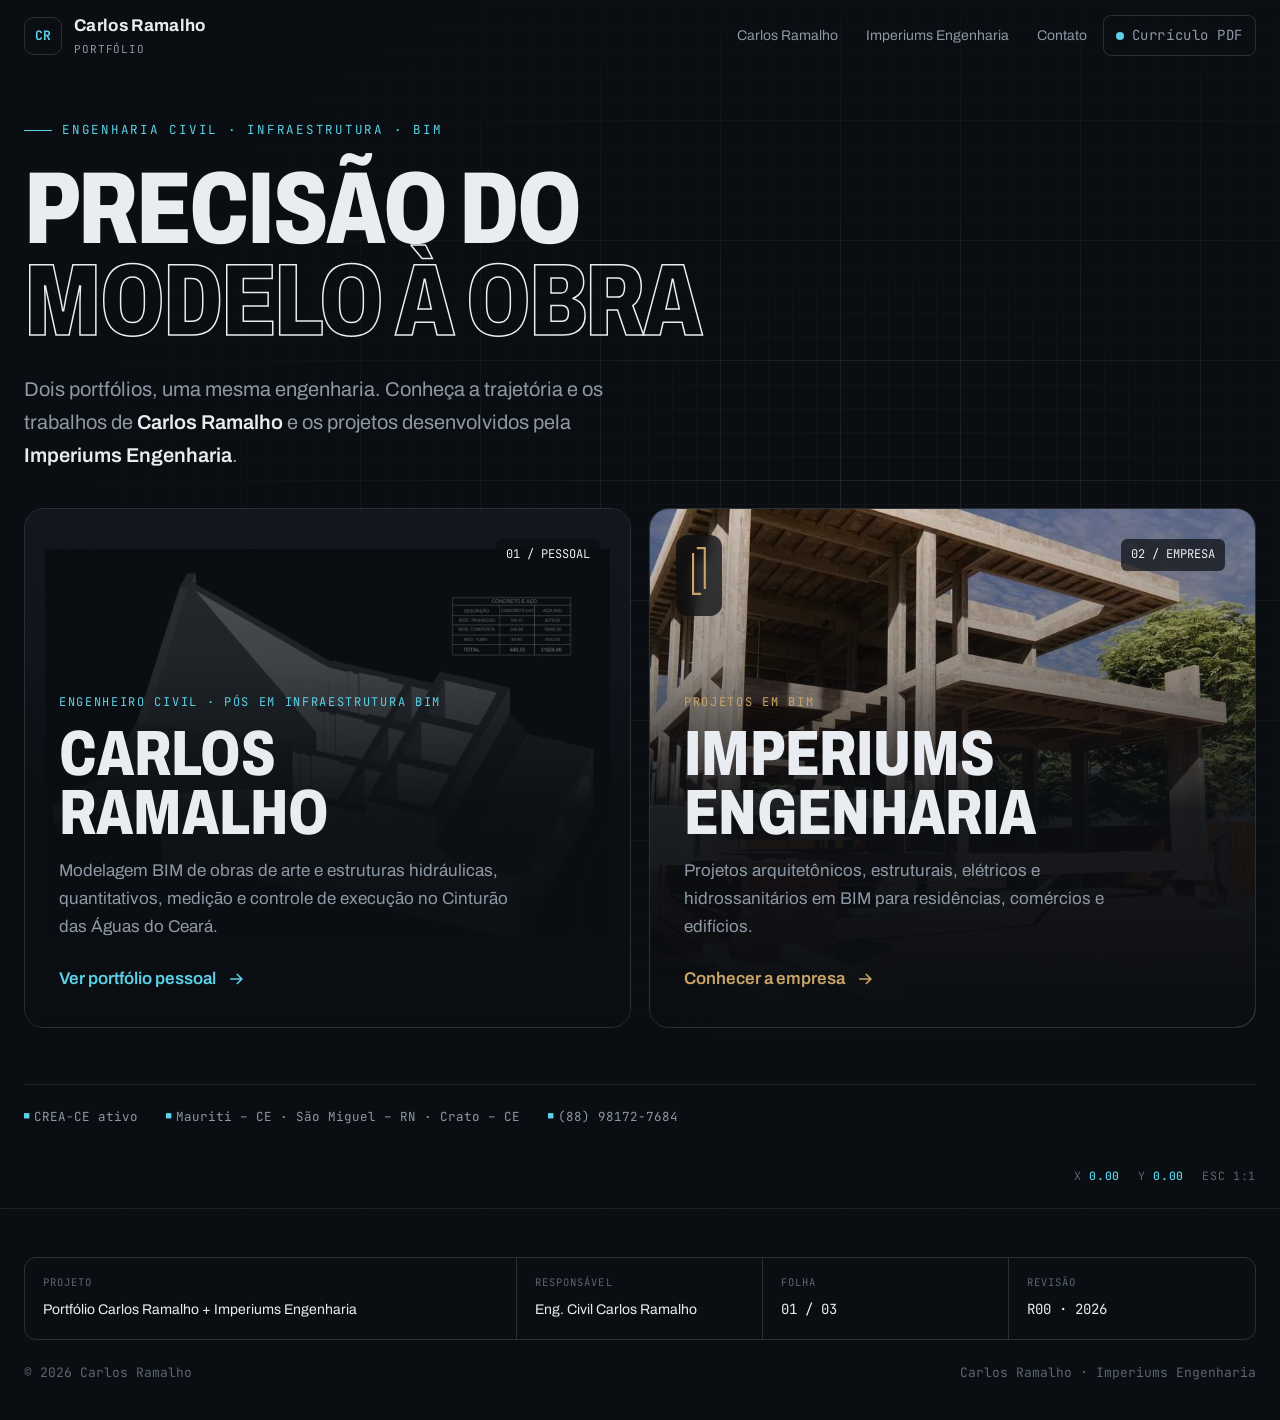
<file: index.html>
<!DOCTYPE html>
<html lang="pt-BR">
<head>
  <meta charset="UTF-8">
  <meta name="viewport" content="width=device-width, initial-scale=1.0">
  <title>Carlos Ramalho · Imperiums Engenharia — Portfólio</title>
  <meta name="description" content="Portfólio de Carlos Ramalho, Engenheiro Civil especialista em Infraestrutura BIM, e da Imperiums Engenharia, escritório de projetos em BIM.">
  <meta property="og:title" content="Carlos Ramalho · Imperiums Engenharia">
  <meta property="og:description" content="Engenharia civil, infraestrutura e projetos em BIM.">
  <meta property="og:image" content="assets/img/carlos/concordancia-01-capa.webp">
  <meta name="theme-color" content="#0a0d11">
  <link rel="icon" href="assets/img/brand/favicon.svg" type="image/svg+xml">
  <link rel="preconnect" href="https://fonts.googleapis.com">
  <link rel="preconnect" href="https://fonts.gstatic.com" crossorigin>
  <link href="https://fonts.googleapis.com/css2?family=Archivo:wdth,wght@62..125,100..900&family=JetBrains+Mono:wght@400;500&display=swap" rel="stylesheet">
  <link rel="stylesheet" href="assets/css/style.css">
</head>
<body class="theme-carlos">
  <header class="site-header">
    <div class="container">
      <a class="brand" href="index.html" aria-label="Início">
        <span class="brand-mark">CR</span>
        <span>Carlos Ramalho<small>Portfólio</small></span>
      </a>
      <nav class="nav" aria-label="Principal">
        <a href="carlos-ramalho.html">Carlos Ramalho</a>
        <a href="imperiums.html">Imperiums Engenharia</a>
        <a href="carlos-ramalho.html#contato">Contato</a>
        <a class="switch" href="assets/docs/curriculo-carlos-ramalho.pdf" target="_blank" rel="noopener" style="--switch-dot: var(--cyan)"><span class="dot"></span>Currículo PDF</a>
      </nav>
      <button class="menu-toggle" aria-label="Abrir menu" aria-expanded="false"><span></span></button>
    </div>
  </header>

  <main>
    <section class="hero split-hero grid-bg" id="topo" style="align-items:flex-start">
      <div class="crosshair" aria-hidden="true"></div>
      <div class="container">
        <span class="eyebrow reveal">Engenharia civil · Infraestrutura · BIM</span>
        <h1 class="reveal" style="--d:.08s">Precisão do<br><span class="outline">modelo à obra</span></h1>
        <p class="hero-lead reveal" style="--d:.16s">
          Dois portfólios, uma mesma engenharia. Conheça a trajetória e os trabalhos de <strong>Carlos Ramalho</strong>
          e os projetos desenvolvidos pela <strong>Imperiums Engenharia</strong>.
        </p>

        <div class="portals">
          <a class="portal carlos reveal" href="carlos-ramalho.html" style="--d:.2s">
            <div class="portal-bg"><img src="assets/img/carlos/concordancia-01-capa.webp" alt=""></div>
            <span class="portal-num mono">01 / PESSOAL</span>
            <span class="tag">Engenheiro Civil · Pós em Infraestrutura BIM</span>
            <h2>Carlos<br>Ramalho</h2>
            <p>Modelagem BIM de obras de arte e estruturas hidráulicas, quantitativos, medição e controle de execução no Cinturão das Águas do Ceará.</p>
            <span class="go">Ver portfólio pessoal <svg viewBox="0 0 24 24" fill="none" stroke="currentColor" stroke-width="2"><path d="M5 12h14M13 6l6 6-6 6"/></svg></span>
          </a>
          <a class="portal imperiums reveal" href="imperiums.html" style="--d:.28s">
            <div class="portal-bg"><img src="assets/img/imperiums/hidro-render-02.webp" alt=""></div>
            <span class="portal-logo"><svg viewBox="0 0 52 180" fill="currentColor" aria-hidden="true"><path d="M0 22h8v150h26v8H0z"/><path d="M18 0h34v158h-8V8H18z"/></svg></span>
            <span class="portal-num mono">02 / EMPRESA</span>
            <span class="tag">Projetos em BIM</span>
            <h2>Imperiums<br>Engenharia</h2>
            <p>Projetos arquitetônicos, estruturais, elétricos e hidrossanitários em BIM para residências, comércios e edifícios.</p>
            <span class="go">Conhecer a empresa <svg viewBox="0 0 24 24" fill="none" stroke="currentColor" stroke-width="2"><path d="M5 12h14M13 6l6 6-6 6"/></svg></span>
          </a>
        </div>

        <div class="hero-meta reveal" style="--d:.36s">
          <span>CREA-CE ativo</span><span>Mauriti – CE · São Miguel – RN · Crato – CE</span>
          <span><a href="https://wa.me/5588981727684" target="_blank" rel="noopener">(88) 98172-7684</a></span>
        </div>
      </div>
      <div class="cad-readout" aria-hidden="true"><span>X <b id="cad-x">0.00</b></span><span>Y <b id="cad-y">0.00</b></span><span>ESC 1:1</span></div>
    </section>
  </main>

  <footer class="site-footer">
    <div class="container">
      <div class="stamp">
        <div><small>Projeto</small><span>Portfólio Carlos Ramalho + Imperiums Engenharia</span></div>
        <div><small>Responsável</small><span>Eng. Civil Carlos Ramalho</span></div>
        <div><small>Folha</small><span class="mono">01 / 03</span></div>
        <div><small>Revisão</small><span class="mono">R00 · <span data-year>2026</span></span></div>
      </div>
      <div class="footer-bottom">
        <span>© <span data-year>2026</span> Carlos Ramalho</span>
        <span><a href="carlos-ramalho.html">Carlos Ramalho</a> · <a href="imperiums.html">Imperiums Engenharia</a></span>
      </div>
    </div>
  </footer>

  <script src="assets/js/main.js"></script>
</body>
</html>
</file>
<file: assets/css/style.css>
/* =========================================================
   Portfólio Carlos Ramalho + Imperiums Engenharia
   Design system — tema escuro "prancha técnica"
   ========================================================= */

/* ---------- 1. Tokens ---------- */
:root {
  --bg: #0a0d11;
  --bg-2: #0e1217;
  --surface: #131820;
  --surface-2: #19202a;
  --line: rgba(255, 255, 255, 0.07);
  --line-2: rgba(255, 255, 255, 0.14);
  --text: #e9edf1;
  --muted: #8d99a6;
  --dim: #5b6673;

  --cyan: #5ad1e6;     /* Carlos Ramalho */
  --bronze: #c9a467;   /* Imperiums */
  --accent: var(--cyan);
  --accent-ink: #061015;

  --font-display: "Archivo", system-ui, sans-serif;
  --font-body: "Archivo", system-ui, sans-serif;
  --font-mono: "JetBrains Mono", ui-monospace, monospace;

  --radius: 14px;
  --radius-sm: 8px;
  --container: 1240px;
  --header-h: 72px;
  --ease: cubic-bezier(0.2, 0.7, 0.1, 1);
}

body.theme-imperiums { --accent: var(--bronze); --accent-ink: #140f06; }

/* ---------- 2. Reset / base ---------- */
*, *::before, *::after { box-sizing: border-box; }
html { scroll-behavior: smooth; scroll-padding-top: calc(var(--header-h) + 16px); }
body {
  margin: 0;
  background: var(--bg);
  color: var(--text);
  font-family: var(--font-body);
  font-size: 17px;
  line-height: 1.65;
  -webkit-font-smoothing: antialiased;
  overflow-x: hidden;
}
img { max-width: 100%; display: block; }
a { color: inherit; text-decoration: none; }
button { font: inherit; color: inherit; background: none; border: 0; cursor: pointer; }
::selection { background: var(--accent); color: var(--accent-ink); }
:focus-visible { outline: 2px solid var(--accent); outline-offset: 3px; border-radius: 4px; }

.container { width: min(100% - 48px, var(--container)); margin-inline: auto; }
.mono { font-family: var(--font-mono); }
.accent { color: var(--accent); }
.sr-only { position: absolute; width: 1px; height: 1px; overflow: hidden; clip: rect(0 0 0 0); white-space: nowrap; }

/* Grade de fundo (papel milimetrado) */
.grid-bg {
  background-image:
    linear-gradient(var(--line) 1px, transparent 1px),
    linear-gradient(90deg, var(--line) 1px, transparent 1px),
    linear-gradient(rgba(255,255,255,.025) 1px, transparent 1px),
    linear-gradient(90deg, rgba(255,255,255,.025) 1px, transparent 1px);
  background-size: 120px 120px, 120px 120px, 24px 24px, 24px 24px;
}

/* ---------- 3. Header ---------- */
.site-header {
  position: fixed; inset: 0 0 auto 0; z-index: 50;
  height: var(--header-h);
  display: flex; align-items: center;
  transition: background .3s, border-color .3s;
  border-bottom: 1px solid transparent;
}
.site-header.scrolled {
  background: rgba(10, 13, 17, 0.82);
  backdrop-filter: blur(14px);
  border-bottom-color: var(--line);
}
.site-header .container { display: flex; align-items: center; gap: 28px; }

.brand { display: flex; align-items: center; gap: 12px; font-weight: 700; letter-spacing: .02em; }
.brand-mark {
  width: 38px; height: 38px; border: 1px solid var(--line-2); border-radius: 10px;
  display: grid; place-items: center; font-family: var(--font-mono); font-size: 13px; color: var(--accent);
}
.brand-mark svg { height: 22px; color: var(--accent); }
.brand small { display: block; font-family: var(--font-mono); font-weight: 400; font-size: 11px; color: var(--muted); letter-spacing: .08em; text-transform: uppercase; }

.nav { margin-left: auto; display: flex; align-items: center; gap: 4px; }
.nav a {
  padding: 8px 12px; font-size: 14px; color: var(--muted); border-radius: 8px;
  transition: color .2s, background .2s;
}
.nav a:hover, .nav a.active { color: var(--text); background: rgba(255,255,255,.04); }
.nav a.active { color: var(--accent); }

.switch {
  display: inline-flex; align-items: center; gap: 8px;
  padding: 8px 14px; border: 1px solid var(--line-2); border-radius: 999px;
  font-family: var(--font-mono); font-size: 12px; letter-spacing: .04em; color: var(--muted);
  transition: border-color .2s, color .2s;
}
.switch:hover { color: var(--text); border-color: var(--accent); }
.switch .dot { width: 8px; height: 8px; border-radius: 50%; background: var(--switch-dot, var(--bronze)); }

.menu-toggle { display: none; width: 42px; height: 42px; border: 1px solid var(--line-2); border-radius: 10px; margin-left: auto; position: relative; }
.menu-toggle span, .menu-toggle span::before, .menu-toggle span::after {
  position: absolute; left: 11px; width: 18px; height: 1.5px; background: var(--text); content: ""; transition: transform .3s;
}
.menu-toggle span { top: 20px; }
.menu-toggle span::before { left: 0; top: -6px; }
.menu-toggle span::after { left: 0; top: 6px; }
.menu-open .menu-toggle span { background: transparent; }
.menu-open .menu-toggle span::before { transform: translateY(6px) rotate(45deg); }
.menu-open .menu-toggle span::after { transform: translateY(-6px) rotate(-45deg); }

/* ---------- 4. Botões ---------- */
.btn {
  display: inline-flex; align-items: center; gap: 10px;
  padding: 14px 22px; border-radius: 10px; font-weight: 600; font-size: 15px;
  border: 1px solid var(--line-2); transition: transform .2s var(--ease), background .2s, border-color .2s, color .2s;
}
.btn:hover { transform: translateY(-2px); border-color: var(--accent); }
.btn-primary { background: var(--accent); color: var(--accent-ink); border-color: var(--accent); }
.btn-primary:hover { background: transparent; color: var(--accent); }
.btn svg { width: 18px; height: 18px; }

/* ---------- 5. Hero ---------- */
.hero {
  position: relative; min-height: 100svh; display: flex; align-items: center;
  padding: calc(var(--header-h) + 40px) 0 80px; overflow: hidden;
  border-bottom: 1px solid var(--line);
}
.hero::after { /* vinheta */
  content: ""; position: absolute; inset: 0; pointer-events: none;
  background: radial-gradient(ellipse 80% 60% at 70% 40%, transparent 0%, var(--bg) 78%);
}
.hero > .container { position: relative; z-index: 2; }
.hero-media { position: absolute; inset: 0; z-index: 0; }
.hero-media img { width: 100%; height: 100%; object-fit: cover; opacity: .16; filter: grayscale(1) contrast(1.1); }

.eyebrow {
  display: inline-flex; align-items: center; gap: 10px;
  font-family: var(--font-mono); font-size: 12.5px; letter-spacing: .14em; text-transform: uppercase; color: var(--accent);
}
.eyebrow::before { content: ""; width: 28px; height: 1px; background: currentColor; }

.hero h1 {
  font-family: var(--font-display); font-stretch: 75%; font-weight: 800;
  font-size: clamp(54px, 9.5vw, 148px); line-height: .9; letter-spacing: -.02em;
  margin: 22px 0 26px; text-transform: uppercase;
}
.hero h1 .outline { color: transparent; -webkit-text-stroke: 1.5px var(--text); }
.hero-lead { max-width: 640px; font-size: clamp(17px, 1.6vw, 20px); color: var(--muted); margin: 0 0 36px; }
.hero-lead strong { color: var(--text); font-weight: 600; }
.hero-actions { display: flex; flex-wrap: wrap; gap: 12px; }

.hero-meta {
  display: flex; flex-wrap: wrap; gap: 10px 28px; margin-top: 56px; padding-top: 22px; border-top: 1px solid var(--line);
  font-family: var(--font-mono); font-size: 12.5px; color: var(--muted);
}
.hero-meta span::before { content: "■ "; color: var(--accent); font-size: 9px; vertical-align: 2px; }

/* Leitura de coordenadas estilo CAD */
.cad-readout {
  position: absolute; right: 24px; bottom: 22px; z-index: 3;
  font-family: var(--font-mono); font-size: 11.5px; color: var(--dim); letter-spacing: .06em;
  display: flex; gap: 18px;
}
.cad-readout b { color: var(--accent); font-weight: 500; }
.crosshair { position: absolute; inset: 0; z-index: 1; pointer-events: none; opacity: 0; transition: opacity .3s; }
.hero:hover .crosshair { opacity: 1; }
.crosshair::before, .crosshair::after { content: ""; position: absolute; background: rgba(90, 209, 230, .18); }
body.theme-imperiums .crosshair::before, body.theme-imperiums .crosshair::after { background: rgba(201, 164, 103, .2); }
.crosshair::before { left: 0; right: 0; height: 1px; top: var(--cy, 50%); }
.crosshair::after { top: 0; bottom: 0; width: 1px; left: var(--cx, 50%); }

.scroll-cue {
  position: absolute; left: 50%; bottom: 22px; z-index: 3; transform: translateX(-50%);
  font-family: var(--font-mono); font-size: 11px; color: var(--dim); letter-spacing: .2em; text-transform: uppercase;
  display: flex; flex-direction: column; align-items: center; gap: 8px;
}
.scroll-cue::after { content: ""; width: 1px; height: 36px; background: linear-gradient(var(--accent), transparent); animation: cue 2s infinite; }
@keyframes cue { 0% { transform: scaleY(0); transform-origin: top; } 50% { transform: scaleY(1); transform-origin: top; } 51% { transform-origin: bottom; } 100% { transform: scaleY(0); transform-origin: bottom; } }

/* ---------- 6. Seções ---------- */
.section { padding: clamp(80px, 11vw, 140px) 0; position: relative; border-bottom: 1px solid var(--line); }
.section.alt { background: var(--bg-2); }
.section-head { display: grid; grid-template-columns: 200px 1fr; gap: 24px; margin-bottom: 56px; align-items: end; }
.section-index { font-family: var(--font-mono); font-size: 12.5px; color: var(--accent); letter-spacing: .12em; text-transform: uppercase; padding-bottom: 10px; border-bottom: 1px solid var(--accent); align-self: end; }
.section-title {
  font-family: var(--font-display); font-stretch: 80%; font-weight: 750; text-transform: uppercase;
  font-size: clamp(36px, 5.2vw, 68px); line-height: .98; letter-spacing: -.01em; margin: 0;
}
.section-sub { grid-column: 2; color: var(--muted); max-width: 720px; margin: 8px 0 0; }

/* ---------- 7. Sobre ---------- */
.about { display: grid; grid-template-columns: minmax(280px, 420px) 1fr; gap: clamp(32px, 6vw, 88px); align-items: start; }
.portrait {
  position: relative; aspect-ratio: 4/5; border: 1px solid var(--line-2); border-radius: var(--radius);
  background: radial-gradient(circle at 50% 30%, var(--surface-2), var(--bg) 75%); overflow: hidden;
}
.portrait img { position: absolute; bottom: 0; left: 50%; transform: translateX(-50%); height: 96%; width: auto; object-fit: contain; filter: grayscale(1) contrast(1.05); }
.portrait .tick { position: absolute; width: 18px; height: 18px; border-color: var(--accent); border-style: solid; z-index: 2; }
.tick.tl { top: 12px; left: 12px; border-width: 1px 0 0 1px; }
.tick.tr { top: 12px; right: 12px; border-width: 1px 1px 0 0; }
.tick.bl { bottom: 12px; left: 12px; border-width: 0 0 1px 1px; }
.tick.br { bottom: 12px; right: 12px; border-width: 0 1px 1px 0; }
.portrait-tag {
  position: absolute; z-index: 2; left: 12px; right: 12px; bottom: 12px; padding: 12px 14px;
  background: rgba(10,13,17,.8); backdrop-filter: blur(8px); border: 1px solid var(--line-2); border-radius: 10px;
  font-family: var(--font-mono); font-size: 12px; color: var(--muted); display: flex; justify-content: space-between; gap: 8px;
}
.portrait-tag b { color: var(--text); font-weight: 500; }
.dim-line { /* linha de cota */
  position: absolute; left: -26px; top: 0; bottom: 0; width: 1px; background: var(--line-2);
}
.about-text p { color: var(--muted); margin: 0 0 18px; }
.about-text p strong { color: var(--text); font-weight: 600; }
.about-text .lead { font-size: clamp(20px, 2vw, 26px); line-height: 1.45; color: var(--text); font-weight: 400; }

.facts { display: grid; grid-template-columns: repeat(auto-fit, minmax(170px, 1fr)); gap: 1px; background: var(--line); border: 1px solid var(--line); border-radius: var(--radius); overflow: hidden; margin-top: 36px; }
.fact { background: var(--bg); padding: 22px 20px; }
.section.alt .fact { background: var(--bg-2); }
.fact .num { font-family: var(--font-display); font-stretch: 75%; font-weight: 800; font-size: 46px; line-height: 1; color: var(--text); }
.fact .num sup { font-size: 22px; color: var(--accent); }
.fact .lbl { font-family: var(--font-mono); font-size: 11.5px; color: var(--muted); text-transform: uppercase; letter-spacing: .08em; margin-top: 8px; }

.badges { display: flex; flex-wrap: wrap; gap: 8px; margin-top: 24px; }
.badge {
  font-family: var(--font-mono); font-size: 12px; padding: 7px 12px; border-radius: 999px;
  border: 1px solid var(--line-2); color: var(--muted);
}
.badge.on { color: var(--accent); border-color: color-mix(in srgb, var(--accent) 45%, transparent); }

/* ---------- 8. Timeline (experiência) ---------- */
.timeline { position: relative; display: grid; gap: 0; }
.tl-item {
  display: grid; grid-template-columns: 200px 1fr; gap: 24px;
  padding: 32px 0; border-top: 1px solid var(--line); position: relative;
}
.tl-item:last-child { border-bottom: 1px solid var(--line); }
.tl-date { font-family: var(--font-mono); font-size: 13px; color: var(--muted); }
.tl-date .now { color: var(--accent); }
.tl-body h3 { margin: 0; font-size: 22px; font-weight: 650; letter-spacing: -.005em; }
.tl-org { font-family: var(--font-mono); font-size: 13px; color: var(--accent); margin: 4px 0 12px; }
.tl-body p { margin: 0; color: var(--muted); max-width: 820px; }
.tl-tags { display: flex; flex-wrap: wrap; gap: 6px; margin-top: 14px; }
.tl-tags span { font-family: var(--font-mono); font-size: 11.5px; padding: 4px 9px; border-radius: 6px; background: rgba(255,255,255,.04); color: var(--muted); }
.tl-item::before { /* marcador ao passar o mouse */
  content: ""; position: absolute; left: 0; top: -1px; height: 1px; width: 0; background: var(--accent); transition: width .6s var(--ease);
}
.tl-item:hover::before { width: 100%; }

/* ---------- 9. Competências ---------- */
.skills { display: grid; grid-template-columns: repeat(auto-fit, minmax(270px, 1fr)); gap: 16px; }
.skill-card {
  border: 1px solid var(--line); border-radius: var(--radius); padding: 26px; background: var(--surface);
  transition: border-color .3s, transform .3s var(--ease);
}
.skill-card:hover { border-color: var(--line-2); transform: translateY(-3px); }
.skill-card .ico { width: 44px; height: 44px; border-radius: 10px; display: grid; place-items: center; background: color-mix(in srgb, var(--accent) 12%, transparent); color: var(--accent); margin-bottom: 18px; }
.skill-card .ico svg { width: 22px; height: 22px; }
.skill-card h3 { margin: 0 0 6px; font-size: 19px; }
.skill-card p { margin: 0 0 18px; color: var(--muted); font-size: 15px; }
.chips { display: flex; flex-wrap: wrap; gap: 6px; }
.chip { font-family: var(--font-mono); font-size: 12px; padding: 6px 10px; border-radius: 6px; border: 1px solid var(--line-2); color: var(--text); }
.chip.hl { border-color: var(--accent); color: var(--accent); }

/* ---------- 10. Formação ---------- */
.edu { display: grid; grid-template-columns: repeat(auto-fit, minmax(260px, 1fr)); gap: 16px; }
.edu-card { border-left: 2px solid var(--accent); padding: 6px 0 6px 22px; }
.edu-card .yr { font-family: var(--font-mono); font-size: 12.5px; color: var(--muted); }
.edu-card h3 { margin: 6px 0 4px; font-size: 19px; line-height: 1.3; }
.edu-card .inst { color: var(--accent); font-size: 14px; margin-bottom: 8px; }
.edu-card p { margin: 0; color: var(--muted); font-size: 14.5px; }

/* ---------- 11. Projetos ---------- */
.filters { display: flex; flex-wrap: wrap; gap: 8px; margin-bottom: 32px; }
.filter {
  font-family: var(--font-mono); font-size: 12.5px; padding: 9px 14px; border-radius: 999px; border: 1px solid var(--line-2); color: var(--muted);
  transition: all .2s;
}
.filter:hover { color: var(--text); }
.filter.active { background: var(--accent); color: var(--accent-ink); border-color: var(--accent); }
.filter .count { opacity: .6; margin-left: 4px; }

.projects { display: grid; grid-template-columns: repeat(12, 1fr); gap: 18px; }
.project {
  grid-column: span 4; position: relative; border: 1px solid var(--line); border-radius: var(--radius); overflow: hidden;
  background: var(--surface); text-align: left; display: flex; flex-direction: column;
  transition: border-color .3s, transform .4s var(--ease);
}
.project.featured { grid-column: span 6; }
.project.wide { grid-column: span 12; }
.project.wide .project-media { aspect-ratio: 21/8; }
.project:hover { border-color: var(--accent); transform: translateY(-4px); }
.project-media { position: relative; aspect-ratio: 16/10; overflow: hidden; background: #f3f4f5; }
.project-media img { width: 100%; height: 100%; object-fit: cover; transition: transform .8s var(--ease); }
.project-media.contain img { object-fit: contain; padding: 10px; }
.project:hover .project-media img { transform: scale(1.05); }
.project-media .idx {
  position: absolute; top: 12px; left: 12px; font-family: var(--font-mono); font-size: 11px; padding: 5px 9px; border-radius: 6px;
  background: rgba(10,13,17,.85); color: var(--text); letter-spacing: .05em;
}
.project-body { padding: 20px 22px 22px; display: flex; flex-direction: column; gap: 8px; flex: 1; }
.project-cat { font-family: var(--font-mono); font-size: 11.5px; color: var(--accent); text-transform: uppercase; letter-spacing: .1em; }
.project h3 { margin: 0; font-size: 20px; line-height: 1.25; font-weight: 650; }
.project-loc { font-size: 14px; color: var(--muted); }
.project-stats { display: flex; flex-wrap: wrap; gap: 6px 16px; margin-top: auto; padding-top: 14px; border-top: 1px dashed var(--line-2); font-family: var(--font-mono); font-size: 12px; color: var(--muted); }
.project-stats b { color: var(--text); font-weight: 500; }
.project .open {
  position: absolute; top: 12px; right: 12px; width: 36px; height: 36px; border-radius: 50%; background: var(--accent); color: var(--accent-ink);
  display: grid; place-items: center; opacity: 0; transform: scale(.7) rotate(-45deg); transition: all .3s var(--ease);
}
.project:hover .open { opacity: 1; transform: none; }
.project.hide { display: none; }

/* ---------- 12. Modal de projeto ---------- */
.modal { position: fixed; inset: 0; z-index: 100; display: none; }
.modal.open { display: block; }
.modal-backdrop { position: absolute; inset: 0; background: rgba(4, 6, 8, .88); backdrop-filter: blur(6px); animation: fade .3s; }
.modal-panel {
  position: relative; margin: 3vh auto; width: min(1280px, 94vw); max-height: 94vh; overflow: auto;
  background: var(--bg-2); border: 1px solid var(--line-2); border-radius: 18px; animation: rise .4s var(--ease);
  display: grid; grid-template-columns: 1.55fr 1fr;
}
@keyframes fade { from { opacity: 0; } }
@keyframes rise { from { opacity: 0; transform: translateY(24px); } }
.modal-gallery { background: #f4f5f6; position: relative; display: flex; flex-direction: column; min-height: 420px; }
.modal-stage { flex: 1; display: grid; place-items: center; padding: 18px; min-height: 380px; position: relative; cursor: zoom-in; }
.modal-stage img { max-height: 70vh; width: auto; object-fit: contain; }
.modal-stage.zoom { cursor: zoom-out; overflow: auto; place-items: start; }
.modal-stage.zoom img { max-height: none; max-width: none; width: 220%; }
.modal-caption { font-family: var(--font-mono); font-size: 12px; color: #4a525c; padding: 0 18px 12px; text-align: center; }
.hero-media.blueprint img { filter: invert(1) grayscale(1); opacity: .22; object-fit: contain; object-position: right center; }
.modal-thumbs { display: flex; gap: 8px; padding: 12px; overflow-x: auto; background: #e9ebed; }
.modal-thumbs button { flex: 0 0 84px; height: 60px; border-radius: 6px; overflow: hidden; border: 2px solid transparent; background: #fff; opacity: .65; }
.modal-thumbs button.active { border-color: #111; opacity: 1; }
.modal-thumbs img { width: 100%; height: 100%; object-fit: cover; }
.modal-nav { position: absolute; top: 50%; transform: translateY(-50%); width: 44px; height: 44px; border-radius: 50%; background: rgba(10,13,17,.85); color: #fff; display: grid; place-items: center; z-index: 2; }
.modal-nav.prev { left: 12px; } .modal-nav.next { right: 12px; }
.modal-info { padding: 34px 32px; display: flex; flex-direction: column; gap: 14px; }
.modal-info h2 { font-family: var(--font-display); font-stretch: 85%; font-size: 32px; line-height: 1.05; margin: 0; text-transform: uppercase; }
.modal-info p { color: var(--muted); margin: 0; font-size: 15.5px; }
.spec { width: 100%; border-collapse: collapse; font-size: 14px; margin-top: 4px; }
.spec td { padding: 10px 0; border-bottom: 1px solid var(--line); vertical-align: top; }
.spec td:first-child { font-family: var(--font-mono); font-size: 12px; color: var(--muted); text-transform: uppercase; letter-spacing: .06em; width: 42%; padding-right: 12px; }
.modal-close { position: absolute; top: 14px; right: 14px; z-index: 3; width: 42px; height: 42px; border-radius: 50%; background: rgba(10,13,17,.9); border: 1px solid var(--line-2); display: grid; place-items: center; color: #fff; }
.modal-actions { display: flex; flex-wrap: wrap; gap: 10px; margin-top: 8px; }
.modal-actions .btn { padding: 11px 16px; font-size: 14px; }
.modal-counter { position: absolute; top: 14px; left: 14px; font-family: var(--font-mono); font-size: 11.5px; background: rgba(10,13,17,.85); color: #fff; padding: 5px 9px; border-radius: 6px; z-index: 2; }
body.no-scroll { overflow: hidden; }

/* ---------- 13. Imperiums: MVV, serviços, processo, equipe ---------- */
.mvv { display: grid; grid-template-columns: repeat(3, 1fr); gap: 1px; background: var(--line); border: 1px solid var(--line); border-radius: var(--radius); overflow: hidden; }
.mvv > div { background: var(--bg); padding: 34px 30px; }
.mvv h3 { font-family: var(--font-mono); font-size: 12.5px; letter-spacing: .14em; text-transform: uppercase; color: var(--accent); margin: 0 0 14px; font-weight: 500; }
.mvv p { margin: 0; font-size: 18px; line-height: 1.5; }

.services { display: grid; grid-template-columns: repeat(3, 1fr); gap: 16px; }
@media (max-width: 980px) { .services { grid-template-columns: 1fr 1fr; } }
@media (max-width: 620px) { .services { grid-template-columns: 1fr; } .facts { grid-template-columns: 1fr 1fr; } }
.service { position: relative; padding: 30px 26px 26px; border: 1px solid var(--line); border-radius: var(--radius); background: var(--surface); overflow: hidden; transition: border-color .3s; }
.service:hover { border-color: var(--accent); }
.service .n { font-family: var(--font-mono); font-size: 12px; color: var(--dim); position: absolute; top: 16px; right: 18px; }
.service .ico { width: 46px; height: 46px; color: var(--accent); margin-bottom: 18px; }
.service h3 { margin: 0 0 8px; font-size: 20px; }
.service p { margin: 0 0 14px; color: var(--muted); font-size: 15px; }
.service ul { list-style: none; margin: 0; padding: 0; display: flex; flex-wrap: wrap; gap: 6px; }
.service li { font-family: var(--font-mono); font-size: 11.5px; padding: 4px 8px; border-radius: 6px; background: rgba(255,255,255,.04); color: var(--muted); }

.process { display: grid; grid-template-columns: repeat(7, 1fr); gap: 0; counter-reset: step; position: relative; }
.process::before { content: ""; position: absolute; top: 23px; left: 0; right: 0; height: 1px; background: var(--line-2); }
.step { position: relative; padding-right: 18px; }
.step .num { width: 46px; height: 46px; border-radius: 50%; border: 1px solid var(--accent); background: var(--bg-2); color: var(--accent); display: grid; place-items: center; font-family: var(--font-mono); font-size: 14px; position: relative; z-index: 1; margin-bottom: 18px; transition: background .3s, color .3s; }
.step:hover .num { background: var(--accent); color: var(--accent-ink); }
.step h3 { margin: 0 0 6px; font-size: 16px; text-transform: uppercase; letter-spacing: .04em; }
.step p { margin: 0; color: var(--muted); font-size: 14px; line-height: 1.5; }

.team { display: grid; grid-template-columns: repeat(4, 1fr); gap: 16px; }
.member { border: 1px solid var(--line); border-radius: var(--radius); overflow: hidden; background: var(--surface); }
.member .photo { aspect-ratio: 4/5; background: radial-gradient(circle at 50% 35%, #232b36, var(--bg) 75%); position: relative; overflow: hidden; }
.member .photo img { position: absolute; bottom: 0; left: 50%; transform: translateX(-50%); height: 94%; width: auto; filter: grayscale(1); transition: transform .6s var(--ease); }
.member .photo img.cover { height: 100%; width: 100%; object-fit: cover; transform: none; left: 0; }
.member:hover .photo img { transform: translateX(-50%) scale(1.04); }
.member:hover .photo img.cover { transform: scale(1.04); }
.member .info { padding: 18px 20px 22px; }
.member h3 { margin: 0 0 8px; font-size: 18px; }
.member ul { margin: 0; padding: 0; list-style: none; font-size: 13.5px; color: var(--muted); }
.member li { padding: 2px 0; }
.member li::before { content: "— "; color: var(--accent); }
.member .role { font-family: var(--font-mono); font-size: 11.5px; color: var(--accent); text-transform: uppercase; letter-spacing: .08em; margin-bottom: 4px; }

/* ---------- 14. Portal (index) ---------- */
.portals { display: grid; grid-template-columns: 1fr 1fr; gap: 18px; }
.portal {
  position: relative; min-height: 520px; border-radius: 20px; overflow: hidden; border: 1px solid var(--line-2);
  display: flex; flex-direction: column; justify-content: flex-end; padding: 34px; isolation: isolate;
  transition: transform .5s var(--ease), border-color .3s;
}
.portal:hover { transform: translateY(-6px); }
.portal.carlos { --accent: var(--cyan); --accent-ink: #061015; }
.portal.imperiums { --accent: var(--bronze); --accent-ink: #140f06; }
.portal:hover { border-color: var(--accent); }
.portal-bg { position: absolute; inset: 0; z-index: -2; }
.portal-bg img { width: 100%; height: 100%; object-fit: cover; transition: transform 1.2s var(--ease); }
.portal.carlos .portal-bg { background: var(--surface); }
.portal.carlos .portal-bg img { object-fit: contain; object-position: center top; padding: 40px 20px 0; filter: invert(1) grayscale(1); opacity: .5; }
.portal:hover .portal-bg img { transform: scale(1.04); }
.portal::before { content: ""; position: absolute; inset: 0; z-index: -1; background: linear-gradient(180deg, rgba(10,13,17,.1) 0%, rgba(10,13,17,.35) 30%, rgba(10,13,17,.92) 58%, var(--bg) 100%); }
.portal .tag { font-family: var(--font-mono); font-size: 12px; color: var(--accent); letter-spacing: .14em; text-transform: uppercase; }
.portal h2 { font-family: var(--font-display); font-stretch: 75%; font-weight: 800; font-size: clamp(40px, 5vw, 72px); line-height: .92; text-transform: uppercase; margin: 12px 0 14px; }
.portal p { color: var(--muted); max-width: 460px; margin: 0 0 24px; }
.portal .go { display: inline-flex; align-items: center; gap: 10px; font-weight: 600; color: var(--accent); }
.portal .go svg { width: 20px; transition: transform .3s; }
.portal:hover .go svg { transform: translateX(6px); }
.portal-logo { position: absolute; top: 26px; left: 26px; color: var(--accent); padding: 12px 16px; border-radius: 12px; background: rgba(10,13,17,.75); backdrop-filter: blur(6px); }
.portal-logo svg { height: 48px; }
.portal-num { position: absolute; top: 30px; right: 30px; font-family: var(--font-mono); font-size: 12px; color: var(--text); padding: 6px 10px; border-radius: 6px; background: rgba(10,13,17,.7); }

.split-hero h1 { font-size: clamp(48px, 8vw, 120px); }

/* ---------- 15. Contato ---------- */
.contact { display: grid; grid-template-columns: 1fr 1.1fr; gap: clamp(32px, 6vw, 80px); }
.contact-list { display: grid; gap: 10px; margin-top: 28px; }
.contact-item { display: flex; align-items: center; gap: 16px; padding: 16px 18px; border: 1px solid var(--line); border-radius: 12px; transition: border-color .2s, background .2s; }
.contact-item:hover { border-color: var(--accent); background: rgba(255,255,255,.02); }
.contact-item .ico { width: 40px; height: 40px; border-radius: 10px; display: grid; place-items: center; background: color-mix(in srgb, var(--accent) 12%, transparent); color: var(--accent); flex: none; }
.contact-item .ico svg { width: 20px; height: 20px; }
.contact-item small { display: block; font-family: var(--font-mono); font-size: 11px; color: var(--muted); text-transform: uppercase; letter-spacing: .08em; }
.form { display: grid; gap: 14px; padding: 30px; border: 1px solid var(--line-2); border-radius: 18px; background: var(--surface); }
.form .row { display: grid; grid-template-columns: 1fr 1fr; gap: 14px; }
.field label { display: block; font-family: var(--font-mono); font-size: 11.5px; color: var(--muted); text-transform: uppercase; letter-spacing: .08em; margin-bottom: 6px; }
.field input, .field textarea, .field select {
  width: 100%; padding: 13px 14px; border-radius: 10px; border: 1px solid var(--line-2); background: var(--bg); color: var(--text); font: inherit; font-size: 15px; transition: border-color .2s;
}
.field textarea { min-height: 130px; resize: vertical; }
.field input:focus, .field textarea:focus, .field select:focus { outline: none; border-color: var(--accent); }
.form-actions { display: flex; flex-wrap: wrap; gap: 10px; }
.form-note { font-size: 13px; color: var(--dim); margin: 0; }

/* ---------- 16. Footer (carimbo de prancha) ---------- */
.site-footer { padding: 48px 0 36px; }
.stamp { display: grid; grid-template-columns: 2fr 1fr 1fr 1fr; border: 1px solid var(--line-2); border-radius: 12px; overflow: hidden; }
.stamp > div { padding: 16px 18px; border-right: 1px solid var(--line-2); }
.stamp > div:last-child { border-right: 0; }
.stamp small { display: block; font-family: var(--font-mono); font-size: 10.5px; color: var(--dim); text-transform: uppercase; letter-spacing: .1em; margin-bottom: 4px; }
.stamp span { font-size: 14px; }
.footer-bottom { display: flex; flex-wrap: wrap; justify-content: space-between; gap: 12px; margin-top: 22px; font-size: 13px; color: var(--dim); font-family: var(--font-mono); }
.footer-bottom a:hover { color: var(--accent); }

/* ---------- 17. Animações de entrada ---------- */
.reveal { opacity: 0; transform: translateY(28px); transition: opacity .9s var(--ease), transform .9s var(--ease); transition-delay: var(--d, 0s); }
.reveal.in { opacity: 1; transform: none; }
@media (prefers-reduced-motion: reduce) {
  html { scroll-behavior: auto; }
  .reveal { opacity: 1; transform: none; transition: none; }
  * { animation: none !important; }
}

/* Barra de progresso de rolagem */
.progress { position: fixed; top: 0; left: 0; height: 2px; width: 0; background: var(--accent); z-index: 60; }

/* ---------- 18. Responsivo ---------- */
@media (max-width: 1080px) {
  .project, .project.featured { grid-column: span 6; }
  .project.wide { grid-column: span 12; }
.project.wide { grid-column: span 12; }
.project.wide .project-media { aspect-ratio: 21/8; }
  .process { grid-template-columns: repeat(4, 1fr); row-gap: 36px; }
  .process::before { display: none; }
  .team { grid-template-columns: repeat(2, 1fr); }
}
@media (max-width: 900px) {
  :root { --header-h: 64px; }
  .menu-toggle { display: block; }
  .nav {
    position: fixed; inset: var(--header-h) 0 auto 0; flex-direction: column; align-items: stretch; gap: 0;
    background: rgba(10,13,17,.97); backdrop-filter: blur(14px); padding: 12px 24px 24px; border-bottom: 1px solid var(--line);
    transform: translateY(-120%); transition: transform .4s var(--ease);
  }
  .menu-open .nav { transform: none; }
  .nav a { padding: 14px 4px; font-size: 16px; border-bottom: 1px solid var(--line); border-radius: 0; }
  .nav .switch { margin-top: 16px; justify-content: center; border-radius: 10px; padding: 14px; }
  .site-header .container > .switch { display: none; }
  .section-head { grid-template-columns: 1fr; }
  .section-sub { grid-column: 1; }
  .about { grid-template-columns: 1fr; }
  .portrait { max-width: 420px; }
  .tl-item { grid-template-columns: 1fr; gap: 6px; }
  .mvv { grid-template-columns: 1fr; }
  .portals { grid-template-columns: 1fr; }
  .contact { grid-template-columns: 1fr; }
  .modal-panel { grid-template-columns: 1fr; }
  .stamp { grid-template-columns: 1fr 1fr; }
  .stamp > div:nth-child(2) { border-right: 0; }
  .stamp > div:nth-child(-n+2) { border-bottom: 1px solid var(--line-2); }
  .cad-readout { display: none; }
}
@media (max-width: 620px) {
  body { font-size: 16px; }
  .project, .project.featured, .project.wide { grid-column: span 12; }
  .project.wide .project-media { aspect-ratio: 16/10; }
  .process { grid-template-columns: 1fr 1fr; }
  .team { grid-template-columns: 1fr 1fr; gap: 10px; }
  .form .row { grid-template-columns: 1fr; }
  .portal { min-height: 460px; padding: 26px; }
  .hero-meta { margin-top: 36px; }
}
</file>
